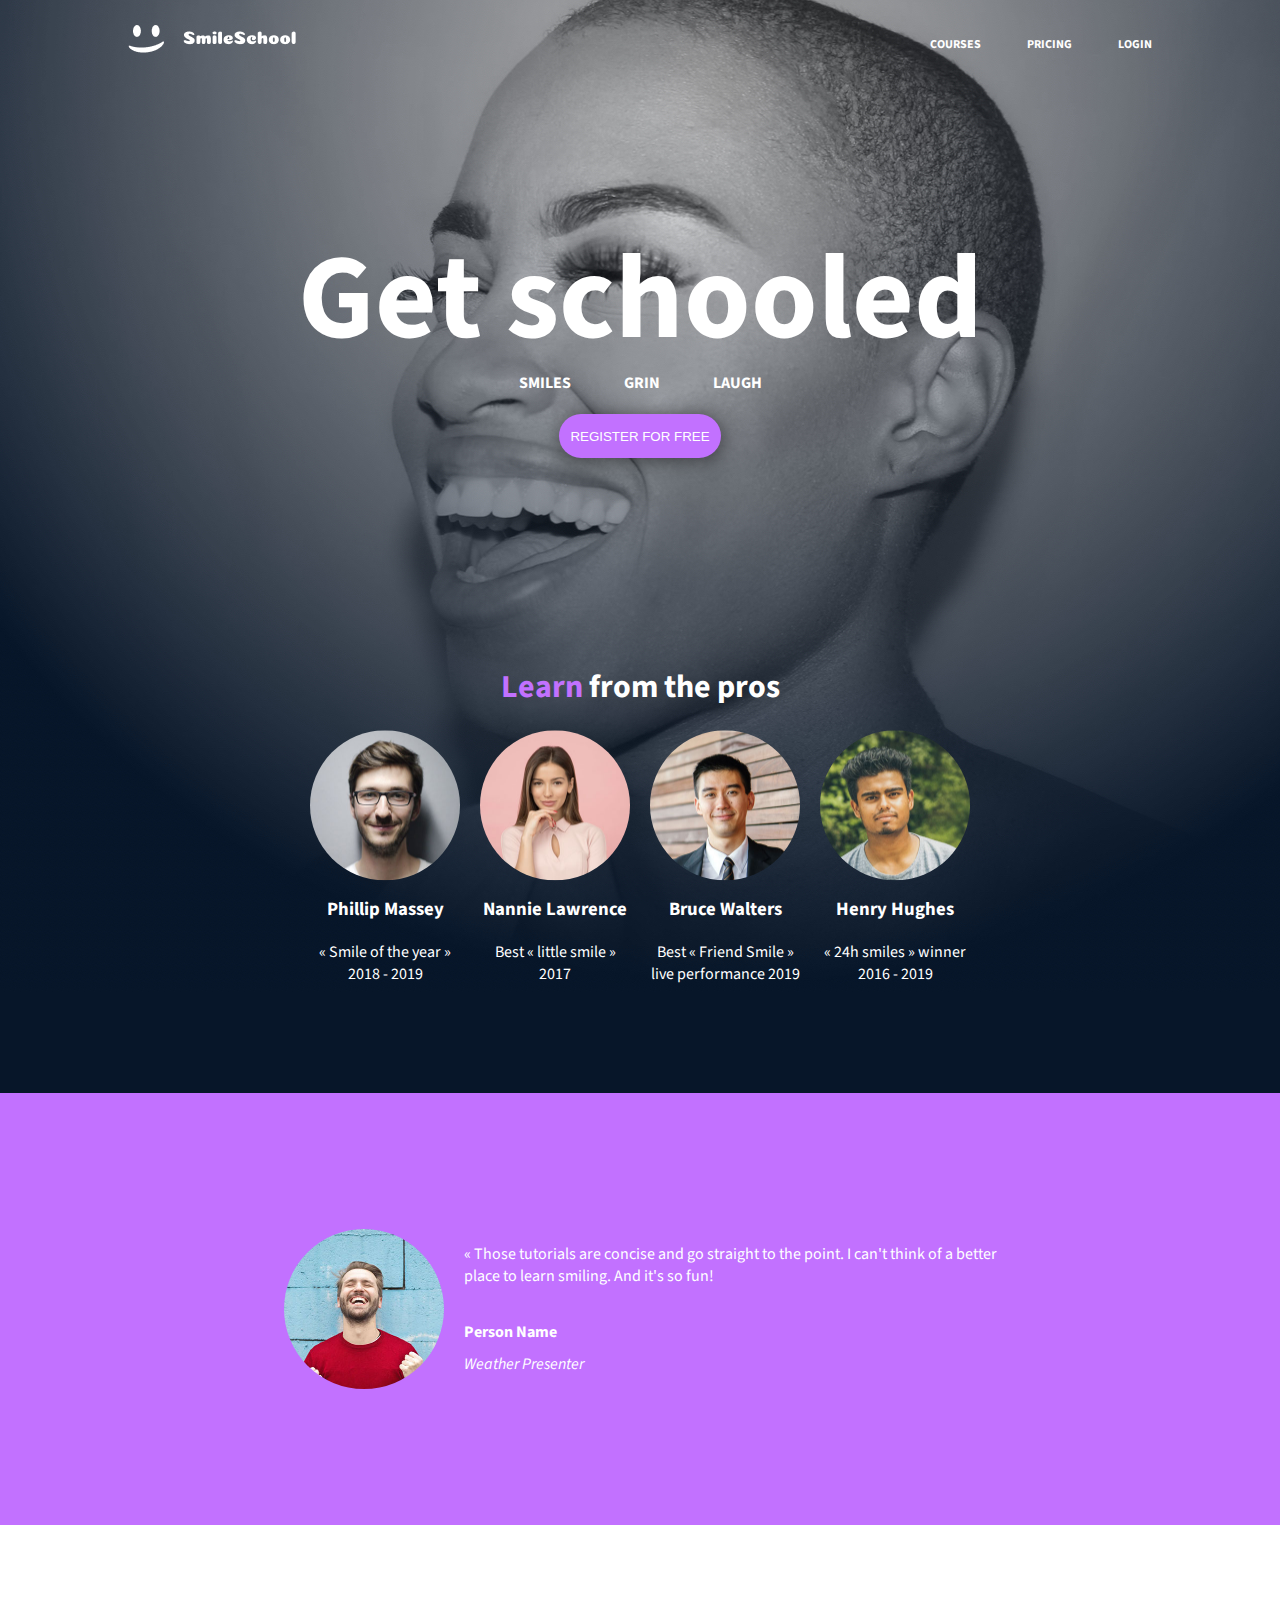
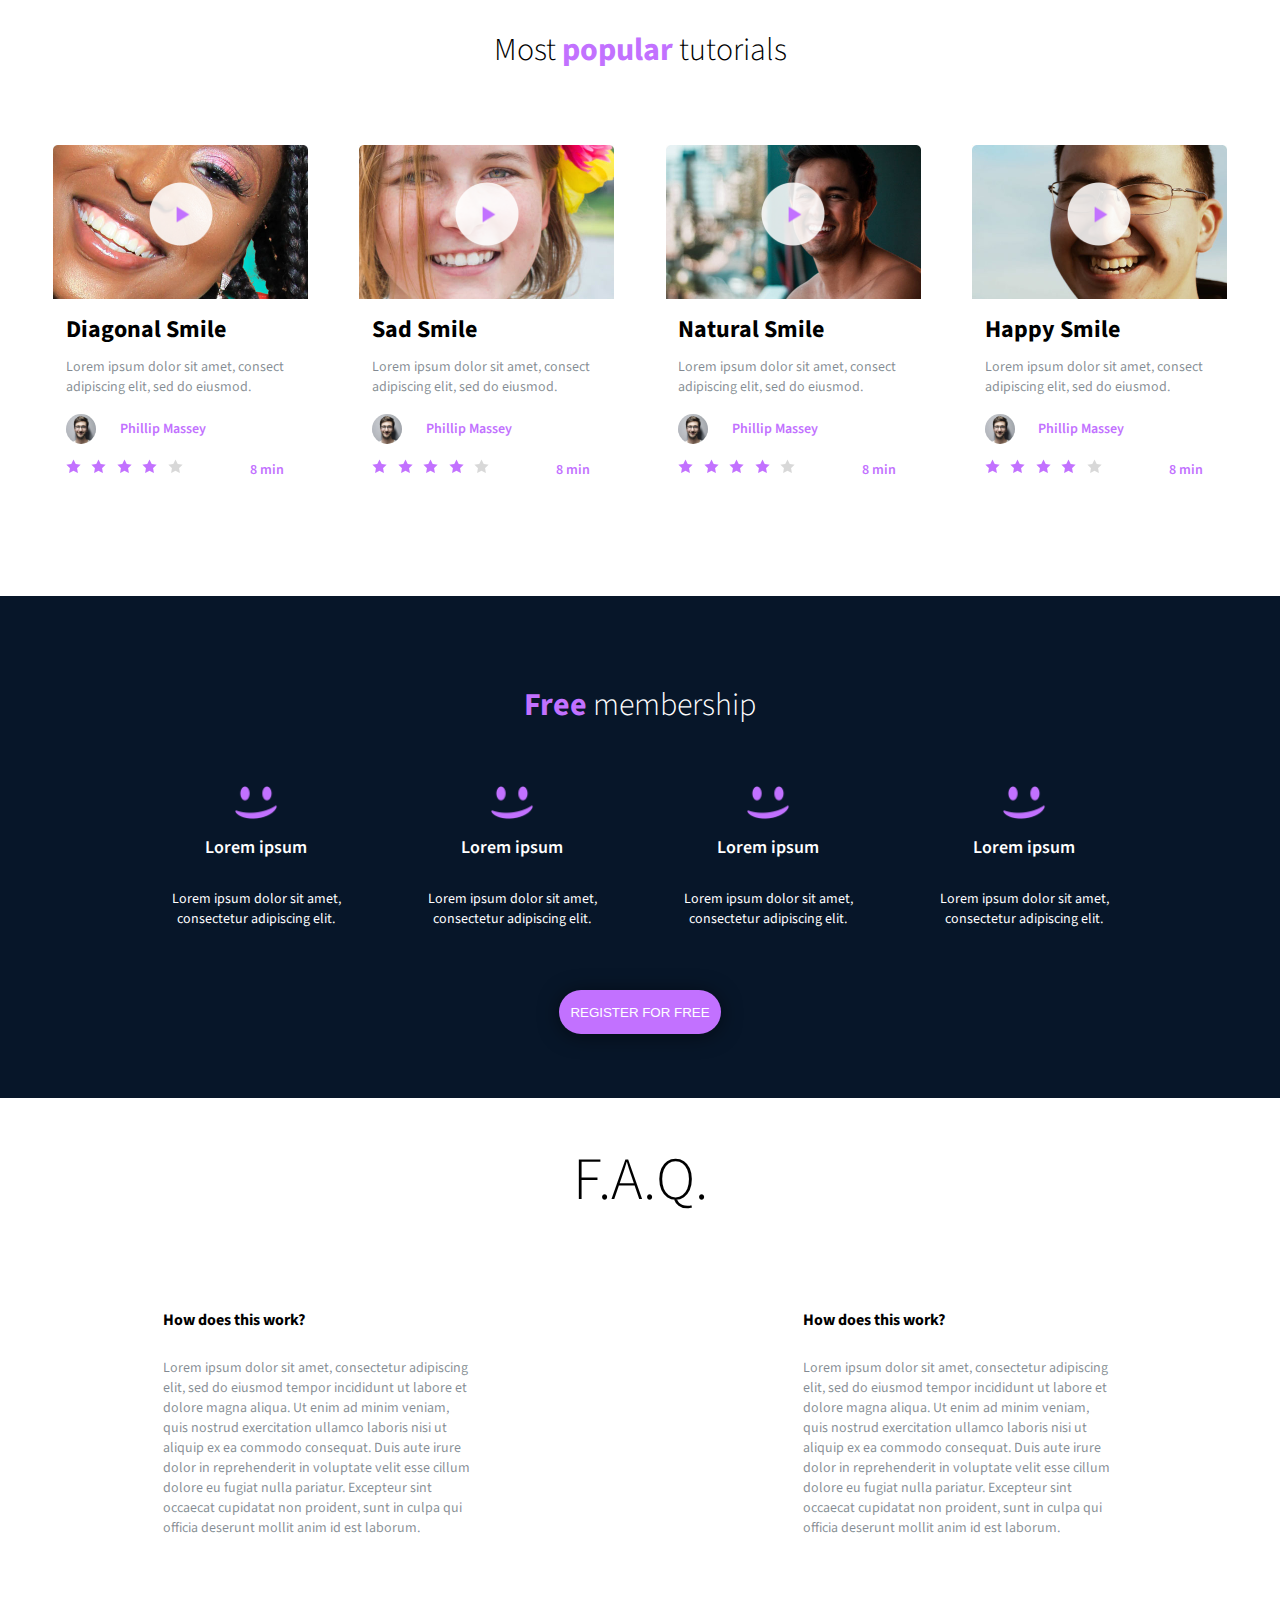
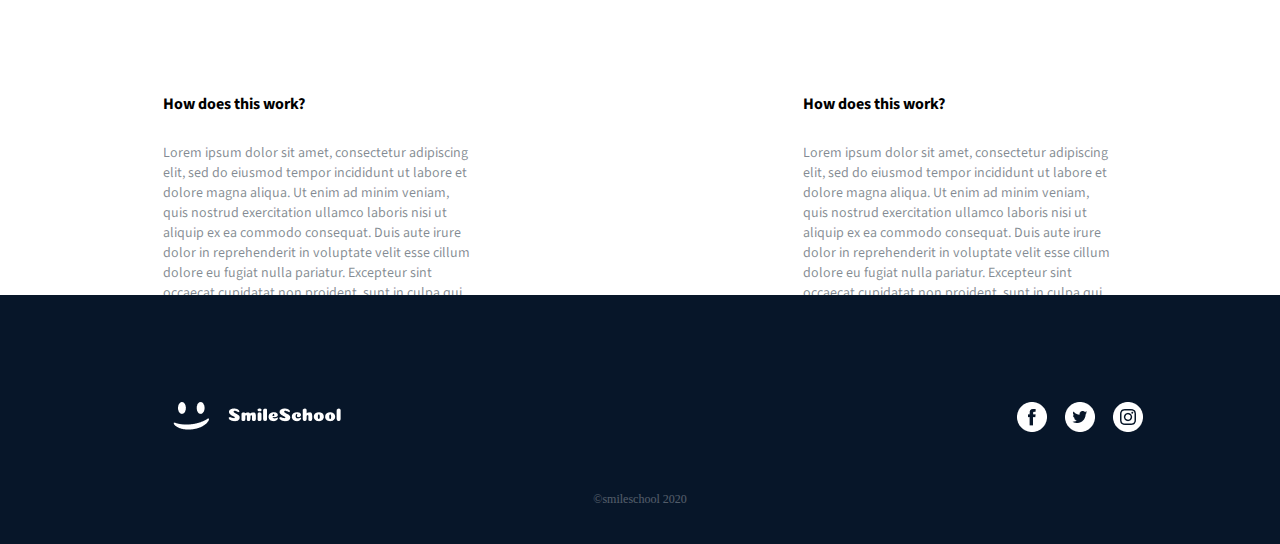
<file: css_advanced/index.html>
<!DOCTYPE html>
<html lang="en">
    <head>
        <meta charset="UTF-8">
        <meta name="description" content="Smile School - Tutorials for how to have the best smile for any occasion!">
        <meta name="keywords" content="Smile, Tutorial, SmileSchool, Smiles, Grin, Laugh, Happy Smile, Natural Smile, Sad Smile, Diagonal Smile">
        <meta name="author" content="James Hamby">
        <meta name="viewport" content="width=device-width, initial-scale=1.0">
        <title>Smile School - Home</title>
        <link rel="icon" href="images/favicon.ico">
        <link rel="stylesheet" href="style.css">
        <link href="https://fonts.googleapis.com/css2?family=Source+Sans+Pro:wght@400;600&display=swap" rel="stylesheet">
    </head>
    <body>
        <header class="header">
            <div>
                <a href="#">
                    <img src="images/logo.png" alt="SmileSchool logo" class="logo">
                </a>
                <nav class="header-links">
                    <a href="#">COURSES</a>
                    <a href="#">PRICING</a>
                    <a href="#">LOGIN</a>
                </nav>
                <section class="hero">
                    <div class="hero-text">
                        <h1>Get schooled</h1>
                        <p>SMILES GRIN LAUGH</p>
                        <button class="register-btn">REGISTER FOR FREE</button>
                    </div>
                    <div class="pro-container">
                        <h2 class="pro-text"><span class="Learn">Learn</span> from the pros</h2>
                        <div class="pro-profiles">
                            <div>
                                <img src="images/profile_1.jpg" alt="Guy with glasses" class="profile-img">
                                <h3 class="profile-name">Phillip Massey</h3>
                                <p class="profile-desc">« Smile of the year » <br>2018 - 2019</p>
                            </div>
                            <div>
                                <img src="images/profile_2.jpg" alt="Full-time woman" class="profile-img">
                                <h3 class="profile-name">Nannie Lawrence</h3>
                                <p class="profile-desc">Best « little smile » <br>2017</p>
                            </div>
                            <div>
                                <img src="images/profile_3.jpg" alt="Guy in a suit" class="profile-img">
                                <h3 class="profile-name">Bruce Walters</h3>
                                <p class="profile-desc">Best « Friend Smile » <br>live performance 2019</p>
                            </div>
                            <div>
                                <img src="images/profile_4.jpg" alt="Casual guy" class="profile-img">
                                <h3 class="profile-name">Henry Hughes</h3>
                                <p class="profile-desc">« 24h smiles » winner <br>2016 - 2019</p>
                            </div>
                        </div>
                    </div>
                </section>
           </div>
        </header>
        <main>
            <section class="purple">
                <div class="purple-content">
                    <img src="images/profile_5.jpg" alt="happy man" class="purple-profile-img">
                    <div>
                        <blockquote class="purple-profile-desc">« Those tutorials are concise and go straight to the point. I can't think of a better <br>place to learn smiling. And it's so fun!</blockquote>
                        <p class="purple-profile-name">Person Name</p>
                        <p class="person-job">Weather Presenter</p>
                    </div>
                </div>
            </section>
            <section class="video-section"> <!-- my video section -->
                <h1 class="video-title">Most <span class="popular">popular</span> tutorials</h1>
                <div class="video-section-container">
                    <div class="video-block">
                        <div class="thumbnail-container">
                            <img src="images/thumbnail_4.jpg" alt="Diagonal smiling woman" class="thumbnail">
                            <div class="play-btn"></div>
                        </div>
                        <h2 class="video-card-title">Diagonal Smile</h2>
                        <p class="video-desc">Lorem ipsum dolor sit amet, consect <br>adipiscing elit, sed do eiusmod.</p>
                        <div class="rating-profile">
                            <img src="images/profile_1.jpg" alt="Phillip" class="Phillip">
                            <h3 class="rating-name">Phillip Massey</h3>
                        </div>
                        <div class="rating">
                            <div class="stars">
                                <img src="images/star_on.png" alt="Star on">
                                <img src="images/star_on.png" alt="Star on">
                                <img src="images/star_on.png" alt="Star on">
                                <img src="images/star_on.png" alt="Star on">
                                <img src="images/star_off.png" alt="Star off">
                            </div>
                            <p class="time">8 min</p>
                        </div>
                    </div>
                    <div class="video-block">
                        <div class="thumbnail-container">
                            <img src="images/thumbnail_3.jpg" alt="Sad smile" class="thumbnail">
                            <div class="play-btn"></div>
                        </div>
                        <h2 class="video-card-title">Sad Smile</h2>
                        <p class="video-desc">Lorem ipsum dolor sit amet, consect <br>adipiscing elit, sed do eiusmod.</p>
                        <div class="rating-profile">
                            <img src="images/profile_1.jpg" alt="Phillip" class="Phillip">
                            <h3 class="rating-name">Phillip Massey</h3>
                        </div>
                        <div class="rating">
                            <div class="stars">
                                <img src="images/star_on.png" alt="Star on">
                                <img src="images/star_on.png" alt="Star on">
                                <img src="images/star_on.png" alt="Star on">
                                <img src="images/star_on.png" alt="Star on">
                                <img src="images/star_off.png" alt="Star off">
                            </div>
                            <p class="time">8 min</p>
                        </div>
                    </div>
                    <div class="video-block">
                        <div class="thumbnail-container">
                            <img src="images/thumbnail_1.jpg" alt="Natural smile" class="thumbnail">
                            <div class="play-btn"></div>
                        </div>
                        <h2 class="video-card-title">Natural Smile</h2>
                        <p class="video-desc">Lorem ipsum dolor sit amet, consect <br>adipiscing elit, sed do eiusmod.</p>
                        <div class="rating-profile">
                            <img src="images/profile_1.jpg" alt="Phillip" class="Phillip">
                            <h3 class="rating-name">Phillip Massey</h3>
                        </div>
                        <div class="rating">
                            <div class="stars">
                                <img src="images/star_on.png" alt="Star on">
                                <img src="images/star_on.png" alt="Star on">
                                <img src="images/star_on.png" alt="Star on">
                                <img src="images/star_on.png" alt="Star on">
                                <img src="images/star_off.png" alt="Star off">
                            </div>
                            <p class="time">8 min</p>
                        </div>
                    </div>
                    <div class="video-block">
                        <div class="thumbnail-container">
                            <img src="images/thumbnail_2.jpg" alt="" class="thumbnail">
                            <div class="play-btn"></div>
                        </div>
                        <h2 class="video-card-title">Happy Smile</h2>
                        <p class="video-desc">Lorem ipsum dolor sit amet, consect <br>adipiscing elit, sed do eiusmod.</p>
                        <div class="rating-profile">
                            <img src="images/profile_1.jpg" alt="Phillip" class="Phillip">
                            <h3 class="rating-name">Phillip Massey</h3>
                        </div>
                        <div class="rating">
                            <div class="stars">
                                <img src="images/star_on.png" alt="Star on">
                                <img src="images/star_on.png" alt="Star on">
                                <img src="images/star_on.png" alt="Star on">
                                <img src="images/star_on.png" alt="Star on">
                                <img src="images/star_off.png" alt="Star off">
                            </div>
                            <p class="time">8 min</p>
                        </div>
                    </div>
                </div>
            </section>
            <section class="membership-section"> <!-- the membership section -->
                <h1 class="membership-title"><span class="Learn">Free</span> <span class="membership">membership</span></h1>
                <div class="membership-container">
                    <div class="membership-card" id="membership1">
                        <img src="images/smile_on.png" alt="Purple smile" class="membership-logo">
                        <h2 class="membership-card-title">Lorem ipsum</h2>
                        <p  class="membership-desc">Lorem ipsum dolor sit amet,<br> consectetur adipiscing elit.</p>
                    </div>
                    <div class="membership-card" id="membership2">
                        <img src="images/smile_on.png" alt="Purple smile" class="membership-logo">
                        <h2 class="membership-card-title">Lorem ipsum</h2>
                        <p class="membership-desc">Lorem ipsum dolor sit amet,<br> consectetur adipiscing elit.</p>
                    </div>
                    <div class="membership-card" id="membership3">
                        <img src="images/smile_on.png" alt="Purple smile" class="membership-logo">
                        <h2 class="membership-card-title">Lorem ipsum</h2>
                        <p class="membership-desc">Lorem ipsum dolor sit amet,<br> consectetur adipiscing elit.</p>
                    </div>
                    <div class="membership-card" id="membership4">
                        <img src="images/smile_on.png" alt="Purple smile" class="membership-logo">
                        <h2 class="membership-card-title">Lorem ipsum</h2>
                        <p class="membership-desc">Lorem ipsum dolor sit amet,<br> consectetur adipiscing elit.</p>
                    </div>
                </div>
                <button class="membership-btn">REGISTER FOR FREE</button>
            </section>
            <section class="faq-section"> <!-- QUESTIONS? -->
                <h1 class="faq-title">F.A.Q.</h1>
                <div class="question-container">
                    <div class="faq-row">
                        <div class="question">
                            <h2>How does this work?</h2>
                            <p>Lorem ipsum dolor sit amet, consectetur adipiscing elit, sed
                                do eiusmod tempor incididunt ut labore et dolore magna
                                aliqua. Ut enim ad minim veniam, quis nostrud exercitation
                                ullamco laboris nisi ut aliquip ex ea commodo consequat.
                                Duis aute irure dolor in reprehenderit in voluptate velit esse
                                cillum dolore eu fugiat nulla pariatur. Excepteur sint
                                occaecat cupidatat non proident, sunt in culpa qui officia
                                deserunt mollit anim id est laborum.</p>
                        </div>
                        <div class="question">
                            <h2>How does this work?</h2>
                            <p>Lorem ipsum dolor sit amet, consectetur adipiscing elit, sed
                                do eiusmod tempor incididunt ut labore et dolore magna
                                aliqua. Ut enim ad minim veniam, quis nostrud exercitation
                                ullamco laboris nisi ut aliquip ex ea commodo consequat.
                                Duis aute irure dolor in reprehenderit in voluptate velit esse
                                cillum dolore eu fugiat nulla pariatur. Excepteur sint
                                occaecat cupidatat non proident, sunt in culpa qui officia
                                deserunt mollit anim id est laborum.</p>
                        </div>
                    </div>
                    <div class="faq-row">
                        <div class="question">
                            <h2>How does this work?</h2>
                            <p>Lorem ipsum dolor sit amet, consectetur adipiscing elit, sed
                                do eiusmod tempor incididunt ut labore et dolore magna
                                aliqua. Ut enim ad minim veniam, quis nostrud exercitation
                                ullamco laboris nisi ut aliquip ex ea commodo consequat.
                                Duis aute irure dolor in reprehenderit in voluptate velit esse
                                cillum dolore eu fugiat nulla pariatur. Excepteur sint
                                occaecat cupidatat non proident, sunt in culpa qui officia
                                deserunt mollit anim id est laborum.</p>
                        </div>
                        <div class="question">
                            <h2>How does this work?</h2>
                            <p>Lorem ipsum dolor sit amet, consectetur adipiscing elit, sed
                                do eiusmod tempor incididunt ut labore et dolore magna
                                aliqua. Ut enim ad minim veniam, quis nostrud exercitation
                                ullamco laboris nisi ut aliquip ex ea commodo consequat.
                                Duis aute irure dolor in reprehenderit in voluptate velit esse
                                cillum dolore eu fugiat nulla pariatur. Excepteur sint
                                occaecat cupidatat non proident, sunt in culpa qui officia
                                deserunt mollit anim id est laborum.</p>
                        </div>
                    </div>
                </div>
            </section>
        </main>
        <footer class="footer">
            <div class="footer-container">
                <div class="foot-logo">
                    <a href="#">
                        <img src="images/logo.png" alt="Smile school logo">
                    </a>
                    <div class="socials">
                        <a href="#">
                            <img src="images/Facebook.png" alt="Facebook logo">
                        </a>
                        <a href="#">
                            <img src="images/Twitter.png" alt="Twitter logo">
                        </a>
                        <a href="#">
                            <img src="images/Instagram.png" alt="Instagram logo">
                        </a>
                    </div>
                </div>
                <p class="copyright">©smileschool 2020</p>
            </div>
        </footer>
    </body>
</html>
</file>
<file: css_advanced/style.css>
body {
    margin: 0;
}

.header {
    position: relative;
    background-image: url(images/pic_1.jpg);
    background-repeat: no-repeat;
    background-size: cover;
    height: 1093px;
    font-family: 'Source Sans Pro', sans-serif;
}

.header-links {
    display: flex;
    justify-content: flex-end;
    font-weight: 700;
    font-size: 12px;
    gap: 4%;
    width: 90%;
}

.hero {
    display: flex;
    flex-direction: column;
    align-items: center;
    margin-top: 12.6%;
}

.hero-text {
    display: flex;
    flex-direction: column;
    align-items: center;
    margin-bottom: 15%;
}

.hero-text h1 {
    display: flex;
    color: #FFFFFF;
    font-size: 120px;
    font-weight: 700;
    margin: 0;
}

.hero-text p {
    text-align: center;
    color: #FFFFFF;
    font-size: 16px;
    font-weight: 700;
    word-spacing: 50px;
    margin: -2% 0;
}

.pro-container {
    position: absolute;
    top: 75%;
    /* Adjust this value to move the elements down */
    left: 50%;
    transform: translate(-50%, -50%);
    display: flex;
    flex-direction: column;
    justify-content: center;
    align-items: center;
    text-align: center;
    color: #FFFFFF;
}

.pro-text {
    font-size: 32px;
    font-weight: 700;
    margin-bottom: 20px;
}

.pro-profiles {
    display: flex;
    justify-content: center;
    gap: 20px;
}

.pro-profiles div {
    margin: 0;
    text-align: center;
}

.header-links a {
    color: white;
    text-decoration: none;
}

.profile-img {
    border-radius: 50%;
    width: 150px;
    height: 150px;
}

.profile-name {
    color: #FFFFFF;
    margin-top: 10px;
}

.profile-desc {
    color: #FFFFFF;
    font-size: 16px;
    margin-top: 5px;
}

.logo {
    margin-left: 10%;
    position: relative;
    top: 25px;
}

.register-btn {
    box-shadow: 0px 2px 20px 0px #00000080;
    width: 162px;
    height: 44px;
    background: #C271FF;
    color: #FFFFFF;
    border-radius: 22px;
    border: none;
    margin-top: 5%;
}

.Learn {
    color: #C271FF;
}

.purple {
    background-color: #C271FF;
    color: #FFFFFF;
    padding: 20px;
    text-align: center;
    height: 392px;
    display: flex;
    justify-content: center;
    align-items: center;
}

.purple-profile-img {
    border-radius: 50%;
    width: 160px;
    height: 160px;
}

.purple-content {
    display: flex;
    align-items: center;
    gap: 20px;
}

.purple-content div {
    display: flex;
    flex-direction: column;
    justify-content: flex-start;
    text-align: left;
}

.purple-profile-name {
    font-family: 'Source Sans Pro', sans-serif;
    text-align: left;
    margin: 5px 0;
    font-weight: bold;
}

.purple-profile-desc {
    font-family: 'Source Sans Pro', sans-serif;
    text-align: left;
    margin: 5px 0;
    height: 68px;
}

.person-job {
    font-family: 'Source Sans Pro', sans-serif;
    text-align: left;
    margin: 5px 0;
    font-style: italic;
}

.video-section {
    text-align: center;
    font-family: 'Source Sans Pro', sans-serif;
    margin-top: 8%;
    margin-bottom: 8%;
}

.video-title {
    font-weight: 300;
    font-size: 32px;
    margin-bottom: 6%;
}

.video-section-container {
    display: flex;
    flex-wrap: wrap;
    justify-content: center;
    gap: 4%;
    max-width: 100%;
}

.video-block {
    display: flex;
    flex-direction: column;
    text-align: center;
}

.thumbnail-container {
    position: relative;
    width: 100%;
    height: 100%;
}

.thumbnail {
    height: 154px;
    width: 255px;
    object-fit: cover;
    border-radius: 5px, 5px, 0px, 0px;
}

.play-btn {
    position: absolute;
    top: 50%;
    left: 50%;
    transform: translate(-50%, -50%);
    width: 64px;
    height: 64px;
    background: url('images/play.png') no-repeat center center;
    background-size: contain;
    pointer-events: none;
    /* Prevent dragging */
}

.video-card-title {
    margin-top: 5%;
    size: 16px;
    font-weight: 700;
    text-align: left;
}

.video-desc {
    margin-top: -4%;
    font-size: 14px;
    color: #07162980;
    text-align: left;
    font-weight: 400;
}

.video-block div:first-of-type {
    margin-top: -2%;
    display: flex;
}

.rating-profile {
    margin-top: -2%;
    display: flex;
    align-items: center;
    gap: 11px;
}

.video-block div:last-of-type {
    margin-top: -3%;
    display: flex;
    align-items: center;
    justify-content: space-between;
    gap: 7%;
}

.rating {
    display: flex;
    align-items: center;
}

.rating img {
    height: 15px;
    width: 15px;
    margin-right: 7%;
}

.rating-name {
    color: #C271FF;
    font-weight: 600;
    font-size: 14px;
}

.video-block img.Phillip {
    border-radius: 50%;
    height: 30px;
    width: 30px;
}

.video-card-title,
.video-desc,
.rating,
.time,
.Phillip {
    margin-left: 5%;
    margin-right: 5%;
}

.time {
    color: #C271FF;
    display: flex;
    align-content: flex-end;
    font-size: 14px;
    font-weight: 600;
}

.popular {
    color: #C271FF;
    font-weight: 700;
}

.membership-section {
    font-family: 'Source Sans Pro', sans-serif;
    background-color: #071629;
    height: 502px;
    text-align: center;
    color: white;
    display: flex;
    flex-direction: column;
    justify-content: center;
    align-items: center;
}

.membership-title {
    font-weight: 700;
    margin-bottom: 5%;
    width: 234px;
    height: 40px;
}

.membership {
    font-weight: 300;
}

.membership-logo {
    height: 35px;
    width: 44px;
}

.membership-container {
    display: flex;
    justify-content: space-between;
    align-items: center;
    width: 80%;
    margin-bottom: 4%;
}

.membership-btn {
    box-shadow: 0px 2px 20px 0px #00000080;
    width: 162px;
    height: 44px;
    background: #C271FF;
    color: #FFFFFF;
    border-radius: 22px;
    border: none;
}

.membership-card {
    display: flex;
    flex-direction: column;
    align-items: center;
    text-align: center;
    height: 153px;
    width: 257px;
}

.membership-card-title {
    font-weight: 600;
    font-size: 18px;
}

.membership-desc {
    font-size: 14px;
    font-weight: 400;
}

.faq-section {
    font-family: 'Source Sans Pro', sans-serif;
    display: flex;
    flex-direction: column;
    width: 100%;
    height: 707px;
    margin-bottom: 7%;
}

.question-container {
    display: flex;
}

.faq-row {
    display: flex;
    flex-direction: column;
    align-items: center;
    gap: 10%;
}

.faq-title {
    font-size: 60px;
    font-weight: 300;
    text-align: center;
}

.question {
    display: flex;
    flex-direction: column;
    width: 49%;
    height: 60%;
    margin: 5%;
}

.question h2 {
    font-weight: 700;
    font-size: 16px;
}

.question p {
    color: #07162980;
    font-size: 14px;
}

.footer {
    height: 249px;
    width: 100%;
    background-color: #071629;
    position: relative;
}

.footer-container {
    margin: 0 auto;
    width: 73%;
    height: 100%;
    display: flex;
    justify-content: center;
    flex-direction: column;
}

.foot-logo {
    display: flex;
    justify-content: space-between;
    width: 100%;
}

.socials {
    display: flex;
    gap: 20%;
}

.copyright {
    color: #FFFFFF;
    opacity: 30%;
    font-weight: 400;
    font-size: 12px;
    text-align: center;
    position: absolute;
    left: 50%;
    transform: translateX(-50%);
    bottom: 10%;
}
</file>
